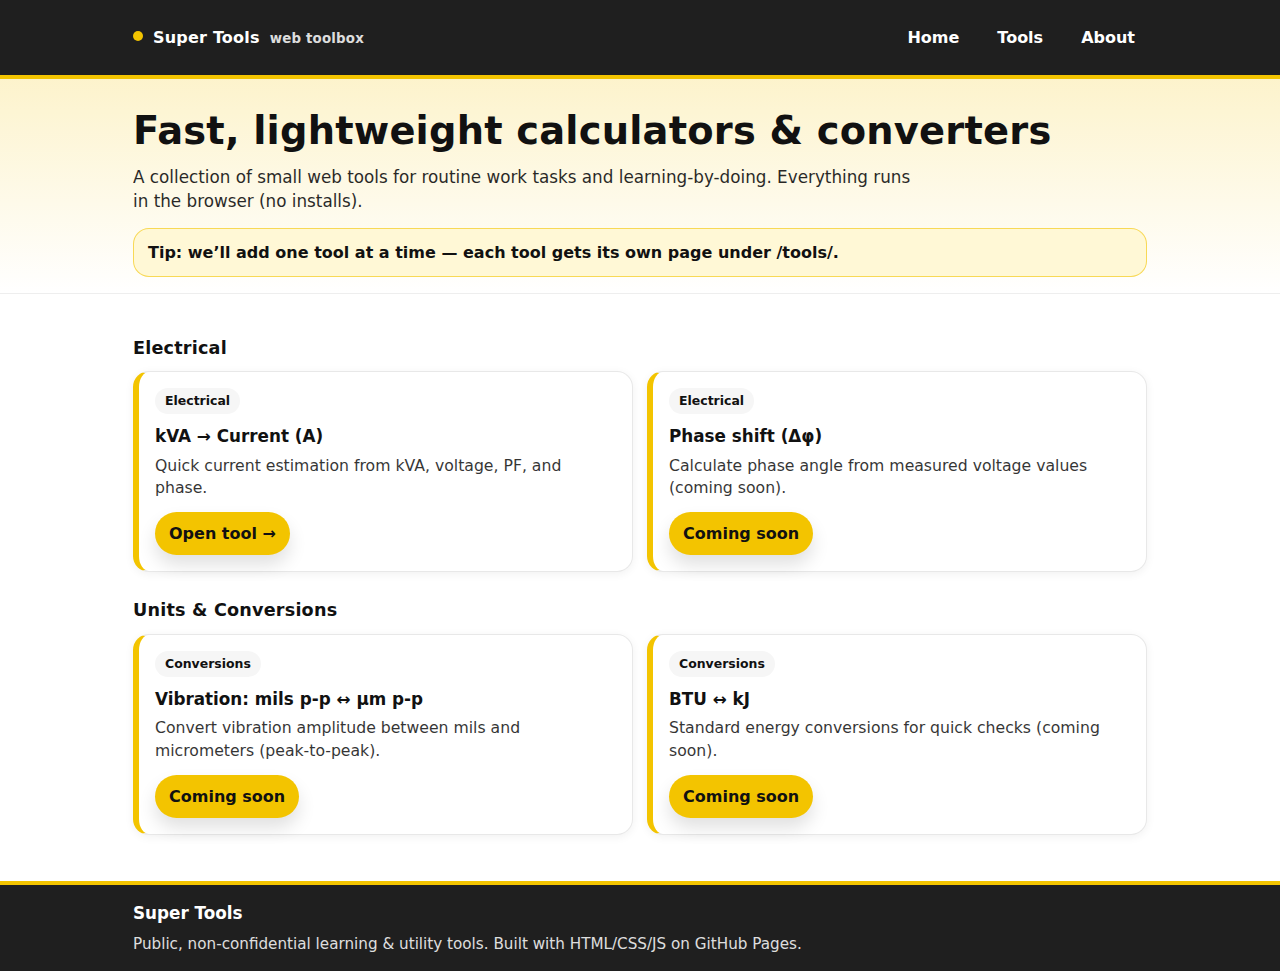
<file: index.html>
<!doctype html>
<html lang="en">
<head>
  <meta charset="utf-8" />
  <meta name="viewport" content="width=device-width, initial-scale=1" />
  <title>Super Tools</title>
  <meta name="description" content="Lightweight web tools for routine work tasks and learning-by-doing." />

  <style>
    :root{
      --anthracite:#1f1f1f;
      --yellow:#f3c400;
      --white:#ffffff;
      --muted:#f6f6f6;
      --text:#111111;
      --radius:16px;
      --shadow:0 10px 24px rgba(0,0,0,.12);
    }

    *{ box-sizing:border-box; }
    body{
      margin:0;
      font-family: system-ui, -apple-system, Segoe UI, Roboto, Arial, sans-serif;
      color:var(--text);
      background:var(--white);
      line-height:1.45;
    }

    header{
      position:sticky;
      top:0;
      z-index:10;
      background:var(--anthracite);
      color:var(--white);
      border-bottom: 4px solid var(--yellow);
    }

    .wrap{
      max-width: 1050px;
      margin: 0 auto;
      padding: 16px 18px;
    }

    .topbar{
      display:flex;
      align-items:center;
      justify-content:space-between;
      gap:12px;
    }

    .brand{
      display:flex;
      align-items:baseline;
      gap:10px;
      font-weight:800;
      letter-spacing:.2px;
    }
    .brand .dot{
      width:10px;
      height:10px;
      border-radius:50%;
      background:var(--yellow);
      display:inline-block;
      transform: translateY(-2px);
    }
    .brand small{
      font-weight:600;
      opacity:.85;
    }

    nav{
      display:flex;
      gap:14px;
      align-items:center;
      font-weight:700;
    }

    nav a{
      color:var(--white);
      text-decoration:none;
      padding:10px 12px;
      border-radius:999px;
      transition: background .15s ease;
    }
    nav a:hover{
      background: rgba(255,255,255,.10);
    }

    .hero{
      background: linear-gradient(180deg, rgba(243,196,0,.20), rgba(243,196,0,0));
      border-bottom: 1px solid #eee;
    }

    .hero h1{
      margin: 8px 0 6px;
      font-size: clamp(1.6rem, 3.6vw, 2.4rem);
      letter-spacing:.2px;
    }

    .hero p{
      margin: 0;
      max-width: 780px;
      opacity:.9;
      font-size: 1.05rem;
    }

    .section-title{
      margin: 26px 0 10px;
      font-size: 1.1rem;
      font-weight: 900;
      letter-spacing:.2px;
    }

    .grid{
      display:grid;
      grid-template-columns: repeat(auto-fit, minmax(240px, 1fr));
      gap:14px;
      margin-top: 10px;
    }

    .card{
      background: var(--white);
      border: 1px solid #e8e8e8;
      border-left: 6px solid var(--yellow);
      border-radius: var(--radius);
      padding: 16px;
      box-shadow: 0 2px 10px rgba(0,0,0,.06);
    }

    .card h3{
      margin: 0 0 6px;
      font-size: 1.05rem;
      font-weight: 900;
    }

    .card p{
      margin: 0 0 12px;
      opacity:.85;
      font-size: .98rem;
    }

    .btn{
      display:inline-flex;
      align-items:center;
      gap:8px;
      background: var(--yellow);
      color: #111;
      text-decoration:none;
      padding: 10px 14px;
      border-radius: 999px;
      font-weight: 900;
      box-shadow: 0 10px 18px rgba(0,0,0,.12);
      transition: transform .15s ease;
    }
    .btn:hover{ transform: translateY(-1px); }

    .tag{
      display:inline-block;
      font-weight:800;
      font-size:.78rem;
      padding:4px 10px;
      border-radius:999px;
      background: var(--muted);
      margin-bottom: 10px;
    }

    footer{
      margin-top: 30px;
      background: var(--anthracite);
      color: var(--white);
      border-top: 4px solid var(--yellow);
    }

    footer .muted{
      opacity:.85;
      font-size:.95rem;
      margin: 8px 0 0;
    }

    .note{
      margin-top: 14px;
      background: #fff8d6;
      border: 1px solid rgba(243,196,0,.6);
      border-radius: var(--radius);
      padding: 12px 14px;
      font-weight: 700;
    }
  </style>
</head>

<body>
  <header>
    <div class="wrap topbar">
      <div class="brand">
        <span class="dot"></span>
        <span>Super Tools</span>
        <small>web toolbox</small>
      </div>

      <nav>
        <a href="index.html">Home</a>
        <a href="tools/">Tools</a>
        <a href="about.html">About</a>
      </nav>
    </div>
  </header>

  <section class="hero">
    <div class="wrap">
      <h1>Fast, lightweight calculators & converters</h1>
      <p>
        A collection of small web tools for routine work tasks and learning-by-doing.
        Everything runs in the browser (no installs).
      </p>

      <div class="note">
        Tip: we’ll add one tool at a time — each tool gets its own page under <strong>/tools/</strong>.
      </div>
    </div>
  </section>

  <main class="wrap">
    <div class="section-title">Electrical</div>
    <div class="grid">
      <div class="card">
        <div class="tag">Electrical</div>
        <h3>kVA → Current (A)</h3>
        <p>Quick current estimation from kVA, voltage, PF, and phase.</p>
        <a class="btn" href="tools/kva-to-amps.html">Open tool →</a>
      </div>

      <div class="card">

        <div class="tag">Electrical</div>
        <h3>Phase shift (Δφ)</h3>
        <p>Calculate phase angle from measured voltage values (coming soon).</p>
        <a class="btn" href="#">Coming soon</a>
      </div>
    </div>

    <div class="section-title">Units & Conversions</div>
    <div class="grid">
      <div class="card">
        <div class="tag">Conversions</div>
        <h3>Vibration: mils p-p ↔ µm p-p</h3>
        <p>Convert vibration amplitude between mils and micrometers (peak-to-peak).</p>
        <a class="btn" href="#">Coming soon</a>
      </div>

      <div class="card">
        <div class="tag">Conversions</div>
        <h3>BTU ↔ kJ</h3>
        <p>Standard energy conversions for quick checks (coming soon).</p>
        <a class="btn" href="#">Coming soon</a>
      </div>
    </div>
  </main>

  <footer>
    <div class="wrap">
      <div style="font-weight:900; font-size:1.05rem;">Super Tools</div>
      <div class="muted">
        Public, non-confidential learning & utility tools. Built with HTML/CSS/JS on GitHub Pages.
      </div>
    </div>
  </footer>
</body>
</html>
</file>
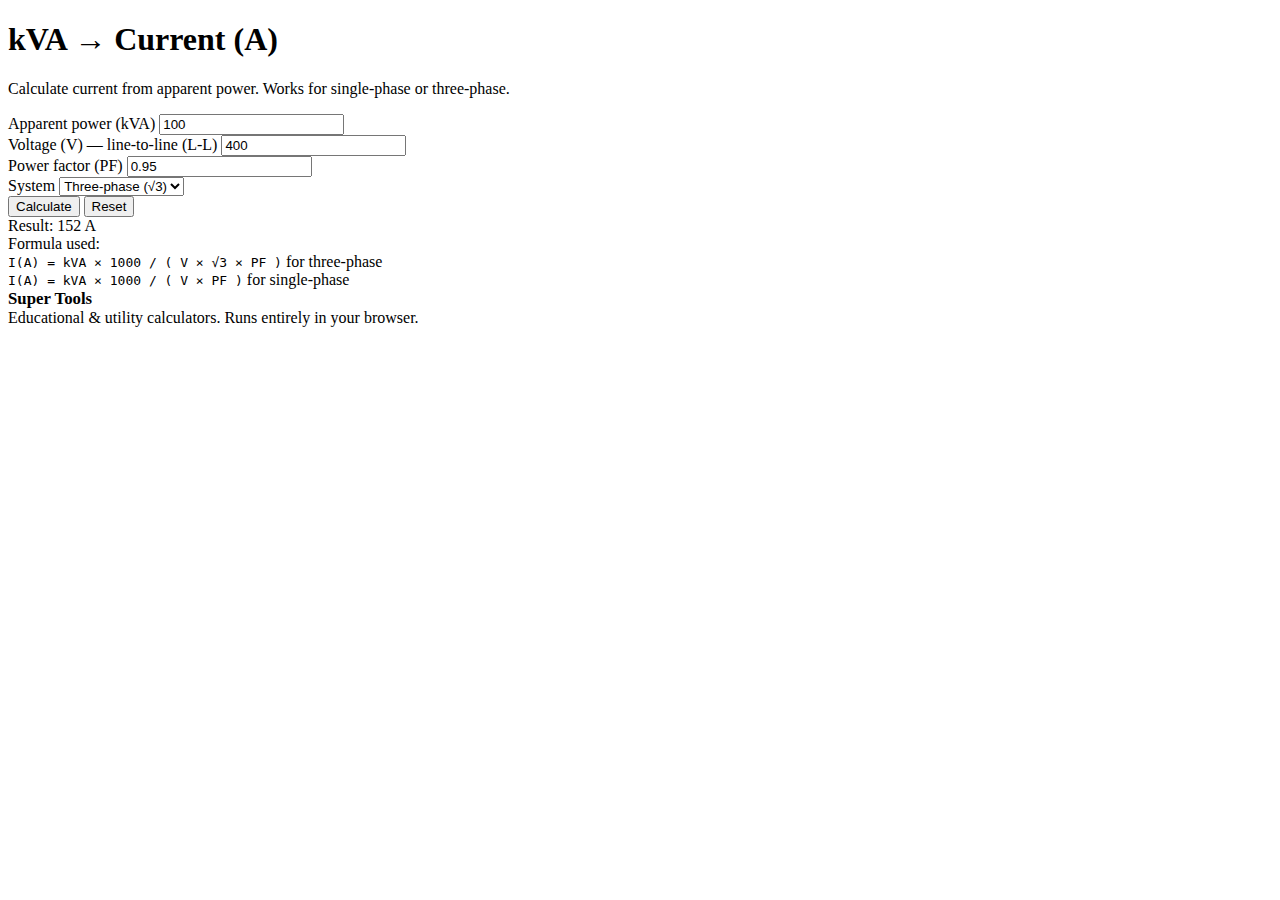
<file: tools/kva-to-amps.html>
<!doctype html>
<html lang="en">
<head>
  <meta charset="utf-8" />
  <meta name="viewport" content="width=device-width, initial-scale=1" />
  <title>kVA → Current (A) | Super Tools</title>
  <meta name="description" content="Calculate current from kVA, voltage, power factor, and phase." />

  <!-- Shared stylesheet -->
  <link rel="stylesheet" href="../css/styles.css" />
  <script defer src="/js/site.js"></script>
</head>

<body>
  <div id="site-header"></div>

  <section class="hero">
    <div class="wrap">
      <h1>kVA → Current (A)</h1>
      <p>
        Calculate current from apparent power. Works for single-phase or three-phase.
      </p>
    </div>
  </section>

  <main class="wrap">
    <div class="card">
      <div class="grid">
        <div>
          <label for="kva">Apparent power (kVA)</label>
          <input id="kva" type="number" inputmode="decimal" step="any" value="100" />
        </div>

        <div>
          <label for="voltage" id="voltageLabel">Voltage (V)</label>
          <input id="voltage" type="number" inputmode="decimal" step="any" value="400" />
        </div>

        <div>
          <label for="pf">Power factor (PF)</label>
          <input id="pf" type="number" inputmode="decimal" step="any" value="0.95" />
        </div>

        <div>
          <label for="phase">System</label>
          <select id="phase">
            <option value="3">Three-phase (√3)</option>
            <option value="1">Single-phase</option>
          </select>
        </div>
      </div>

      <div class="row">
        <button class="btn" id="calcBtn">Calculate</button>
        <button class="btn secondary" id="resetBtn" type="button">Reset</button>
      </div>

      <div class="result" id="result" role="status" aria-live="polite">Result: —</div>

      <div class="hint">
        Formula used:<br/>
        <code>I(A) = kVA × 1000 / ( V × √3 × PF )</code> for three-phase<br/>
        <code>I(A) = kVA × 1000 / ( V × PF )</code> for single-phase
      </div>
    </div>
  </main>

  <footer>
    <div class="wrap">
      <div style="font-weight:900; font-size:1.05rem;">Super Tools</div>
      <div class="muted">Educational & utility calculators. Runs entirely in your browser.</div>
    </div>
  </footer>

  <script>
    const $ = (id) => document.getElementById(id);

    function num(id){
      const v = parseFloat($(id).value);
      return Number.isFinite(v) ? v : NaN;
    }

    function formatA(x){
      // show 2 decimals for small currents, 1 for medium, 0 for large
      const ax = Math.abs(x);
      const dec = ax < 10 ? 2 : (ax < 100 ? 1 : 0);
      return x.toFixed(dec);
    }

    let lastDefaultVoltage = null;
    
    function getDefaultVoltage(phase){
      return phase === "3" ? 400 : 230; // 3φ tipico L-L 400V, 1φ tipico L-N 230V
    }
    
    function updateVoltageLabel(phase){
      const lbl = $("voltageLabel");
      if(!lbl) return;
      lbl.textContent = phase === "3"
        ? "Voltage (V) — line-to-line (L-L)"
        : "Voltage (V) — line-to-neutral (L-N)";
    }
    
    /**
     * Applica il default di tensione quando cambia la fase.
     * Non sovrascrive un valore custom: aggiorna solo se il valore attuale
     * è vuoto oppure coincide con l’ultimo default applicato.
     */
    function applyPhaseDefaults(){
      const phase = $("phase").value; // "3" o "1"
      const defV = getDefaultVoltage(phase);
    
      updateVoltageLabel(phase);
    
      const vEl = $("voltage");
      vEl.value = defV;          // <-- SEMPRE default quando cambia fase
      lastDefaultVoltage = defV;
    }

    function calculate(){
      const kva = num("kva");
      const V = num("voltage");
      const pf = num("pf");
      const phase = $("phase").value; // "3" or "1"

      if(!Number.isFinite(kva) || !Number.isFinite(V) || !Number.isFinite(pf)){
        $("result").textContent = "Result: please enter valid numbers.";
        return;
      }
      if(V <= 0){
        $("result").textContent = "Result: voltage must be > 0.";
        return;
      }
      if(pf <= 0 || pf > 1){
        $("result").textContent = "Result: PF must be between 0 and 1.";
        return;
      }

      const VA = kva * 1000;
      const denom = phase === "3" ? (V * Math.sqrt(3) * pf) : (V * pf);
      const I = VA / denom;

      $("result").textContent = `Result: ${formatA(I)} A`;
    }

    function resetForm(){
      $("kva").value = 100;
      $("pf").value = 0.95;
      $("phase").value = "3";
    
      applyPhaseDefaults();          // setta 400 e label corretta
      $("result").textContent = "Result: —";
      calculate();
    }

    $("calcBtn").addEventListener("click", calculate);
    $("phase").addEventListener("change", () => {
      applyPhaseDefaults();
      calculate();
    });
    $("resetBtn").addEventListener("click", resetForm);

    // auto-calc on enter
    ["kva","voltage","pf"].forEach(id=>{
      $(id).addEventListener("keydown", (e)=>{
        if(e.key === "Enter") calculate();
      });
    });

    // initial
    applyPhaseDefaults(true);
    calculate();
  </script>
</body>
</html>
</file>
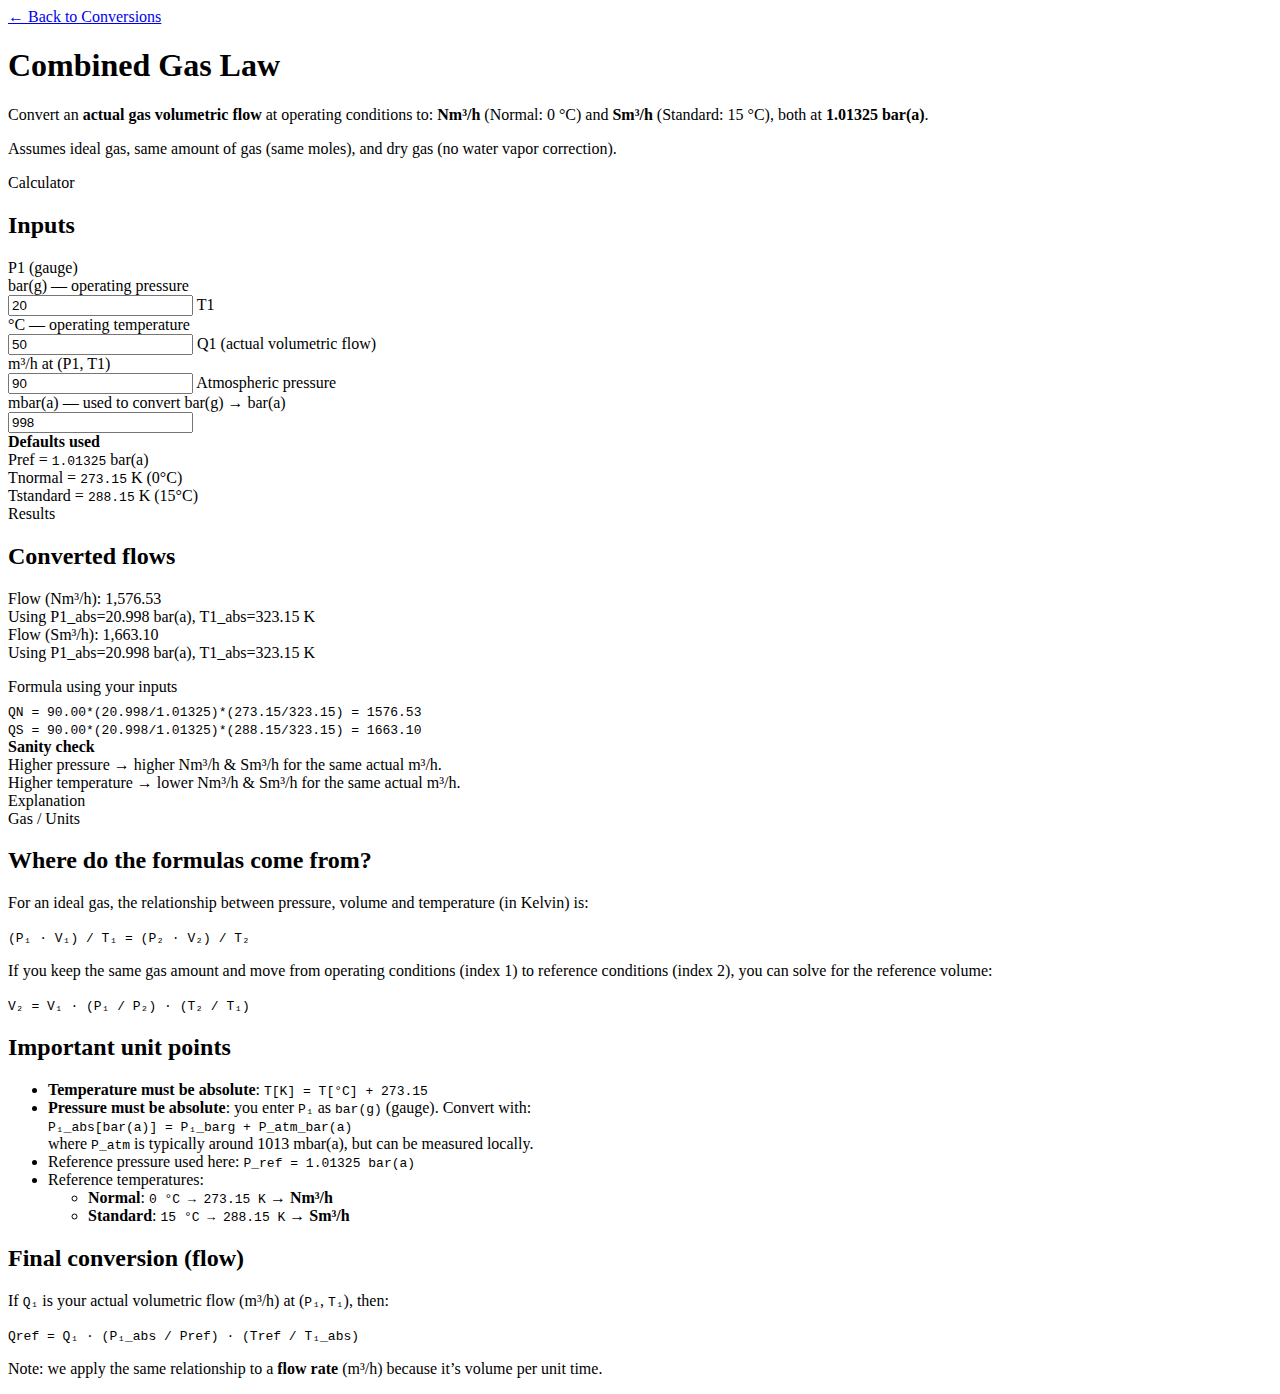
<file: tools/conversions/combined-gas-law.html>
<!doctype html>
<html lang="en">
<head>
  <meta charset="utf-8" />
  <meta name="viewport" content="width=device-width, initial-scale=1" />
  <title>Combined Gas Law (Flow to Nm³/h &amp; Sm³/h)</title>
  <meta name="description" content="Convert actual gas flow (m³/h) at operating conditions to Normal (0°C) and Standard (15°C) conditions using the Combined Gas Law." />

  <!-- SOLO CSS globale -->
  <link rel="stylesheet" href="/css/styles.css" />
  <script defer src="/js/site.js"></script>
</head>

<body>
  <div id="site-header"></div>

  <section class="hero">
    <div class="wrap">
      <a class="crumb-back" href="/tools/conversions/index.html">← Back to Conversions</a>
      <h1>Combined Gas Law</h1>
      <p>
        Convert an <strong>actual gas volumetric flow</strong> at operating conditions to:
        <strong>Nm³/h</strong> (Normal: 0&nbsp;°C) and <strong>Sm³/h</strong> (Standard: 15&nbsp;°C),
        both at <strong>1.01325 bar(a)</strong>.
      </p>
      <p class="muted">
        Assumes ideal gas, same amount of gas (same moles), and dry gas (no water vapor correction).
      </p>
    </div>
  </section>

  <main class="wrap">

    <!-- TOP: Inputs + Results (sempre sopra) -->
    <div class="grid">
      <!-- Inputs -->
      <section class="card">
        <div class="tag">Calculator</div>
        <h2>Inputs</h2>

        <label for="p1">P1 (gauge)</label>
        <div class="hint">bar(g) — operating pressure</div>
        <input id="p1" type="number" step="0.1" value="20" />

        <label for="t1">T1</label>
        <div class="hint">°C — operating temperature</div>
        <input id="t1" type="number" step="0.1" value="50" />

        <label for="q1">Q1 (actual volumetric flow)</label>
        <div class="hint">m³/h at (P1, T1)</div>
        <input id="q1" type="number" step="0.01" value="90" />

        <label for="patm">Atmospheric pressure</label>
        <div class="hint">mbar(a) — used to convert bar(g) → bar(a)</div>
        <input id="patm" type="number" step="0.1" value="998" />

        <div class="note">
          <div><strong>Defaults used</strong></div>
          <div>Pref = <code>1.01325</code> bar(a)</div>
          <div>Tnormal = <code>273.15</code> K (0°C)</div>
          <div>Tstandard = <code>288.15</code> K (15°C)</div>
        </div>
      </section>

      <!-- Results -->
      <section class="card">
        <div class="tag">Results</div>
        <h2>Converted flows</h2>

        <div class="result">
          Flow (Nm³/h): <span id="outN">—</span>
          <div class="hint" id="outNdetail"></div>
        </div>

        <div class="result">
          Flow (Sm³/h): <span id="outS">—</span>
          <div class="hint" id="outSdetail"></div>
        </div>

        <div class="section-title" style="margin:16px 0 6px;">Formula using your inputs</div>
        
        <div class="out">
          <code id="outNformula">—</code>
        </div>
        
        <div class="out">
          <code id="outSformula">—</code>
        </div>

        <div class="note">
          <strong>Sanity check</strong><br/>
          Higher pressure → higher Nm³/h &amp; Sm³/h for the same actual m³/h.<br/>
          Higher temperature → lower Nm³/h &amp; Sm³/h for the same actual m³/h.
        </div>
      </section>
    </div>

    <!-- BOTTOM: Spiegazioni (sempre sotto) -->
    <div class="section-title">Explanation</div>

    <section class="card">
      <div class="tag">Gas / Units</div>
      <h2>Where do the formulas come from?</h2>

      <p>
        For an ideal gas, the relationship between pressure, volume and temperature (in Kelvin) is:
      </p>
      <div class="out">
        <code>(P₁ · V₁) / T₁ = (P₂ · V₂) / T₂</code>
      </div>

      <p>
        If you keep the same gas amount and move from operating conditions (index 1) to reference conditions (index 2),
        you can solve for the reference volume:
      </p>
      <div class="out">
        <code>V₂ = V₁ · (P₁ / P₂) · (T₂ / T₁)</code>
      </div>

      <h2>Important unit points</h2>
      <ul>
        <li>
          <strong>Temperature must be absolute</strong>: <code>T[K] = T[°C] + 273.15</code>
        </li>
        <li>
          <strong>Pressure must be absolute</strong>: you enter <code>P₁</code> as <code>bar(g)</code> (gauge). Convert with:
          <div class="out"><code>P₁_abs[bar(a)] = P₁_barg + P_atm_bar(a)</code></div>
          where <code>P_atm</code> is typically around 1013 mbar(a), but can be measured locally.
        </li>
        <li>
          Reference pressure used here: <code>P_ref = 1.01325 bar(a)</code>
        </li>
        <li>
          Reference temperatures:
          <ul>
            <li><strong>Normal</strong>: <code>0 °C → 273.15 K</code> → <strong>Nm³/h</strong></li>
            <li><strong>Standard</strong>: <code>15 °C → 288.15 K</code> → <strong>Sm³/h</strong></li>
          </ul>
        </li>
      </ul>

      <h2>Final conversion (flow)</h2>
      <p class="hint">
        If <code>Q₁</code> is your actual volumetric flow (m³/h) at (<code>P₁</code>, <code>T₁</code>), then:
      </p>
      <div class="out">
        <code>Qref = Q₁ · (P₁_abs / Pref) · (Tref / T₁_abs)</code>
      </div>

      <p class="hint">
        Note: we apply the same relationship to a <strong>flow rate</strong> (m³/h) because it’s volume per unit time.
      </p>
    </section>

  </main>

  <div id="site-footer"></div>

  <script>
    (function(){
      const el = (id) => document.getElementById(id);

      const p1 = el("p1");
      const t1 = el("t1");
      const q1 = el("q1");
      const patm = el("patm");

      const outN = el("outN");
      const outS = el("outS");
      const outNdetail = el("outNdetail");
      const outSdetail = el("outSdetail");

      // Constants
      const P_REF = 1.01325;     // bar(a)
      const T_N = 273.15;        // K (0°C)
      const T_S = 288.15;        // K (15°C)

      function toNumber(x){
        const n = Number(x);
        return Number.isFinite(n) ? n : NaN;
      }

      function fmt(x){
        if (!Number.isFinite(x)) return "—";
        return x.toLocaleString(undefined, { minimumFractionDigits: 2, maximumFractionDigits: 2 });
      }

      function calc(){
        const P1_g = toNumber(p1.value);         // bar(g)
        const T1_c = toNumber(t1.value);         // °C
        const Q1 = toNumber(q1.value);           // m³/h
        const Patm_mbar = toNumber(patm.value);  // mbar(a)

        if (![P1_g, T1_c, Q1, Patm_mbar].every(Number.isFinite)){
          outN.textContent = "—";
          outS.textContent = "—";
          outNdetail.textContent = "";
          outSdetail.textContent = "";
          return;
        }

        const Patm_bar = Patm_mbar / 1000.0;     // bar(a)
        const P1_abs = P1_g + Patm_bar;          // bar(a)
        const T1_abs = T1_c + 273.15;            // K

        // Qref = Q1 * (P1_abs / Pref) * (Tref / T1_abs)
        const QN = Q1 * (P1_abs / P_REF) * (T_N / T1_abs);
        const QS = Q1 * (P1_abs / P_REF) * (T_S / T1_abs);

        outN.textContent = fmt(QN);
        outS.textContent = fmt(QS);

        outNdetail.textContent = `Using P1_abs=${P1_abs.toFixed(3)} bar(a), T1_abs=${T1_abs.toFixed(2)} K`;
        outSdetail.textContent = `Using P1_abs=${P1_abs.toFixed(3)} bar(a), T1_abs=${T1_abs.toFixed(2)} K`;
    
        const outNformula = el("outNformula");
        const outSformula = el("outSformula");

        function fnum(x, d){
          if (!Number.isFinite(x)) return "—";
          return x.toFixed(d);
              }
              
              // ...dentro calc(), DOPO aver calcolato QN e QS:
              const q1s = fnum(Q1, 2);
              const pabs = fnum(P1_abs, 3);
              const pref = fnum(P_REF, 5);
              const tn = fnum(T_N, 2);
              const ts = fnum(T_S, 2);
              const t1a = fnum(T1_abs, 2);
              
              outNformula.textContent =
                `QN = ${q1s}*(${pabs}/${pref})*(${tn}/${t1a}) = ${fnum(QN, 2)}`;
              
              outSformula.textContent =
                `QS = ${q1s}*(${pabs}/${pref})*(${ts}/${t1a}) = ${fnum(QS, 2)}`;
      }

      [p1, t1, q1, patm].forEach(i => i.addEventListener("input", calc));
      calc();
    })();
  </script>
</body>
</html>
</file>
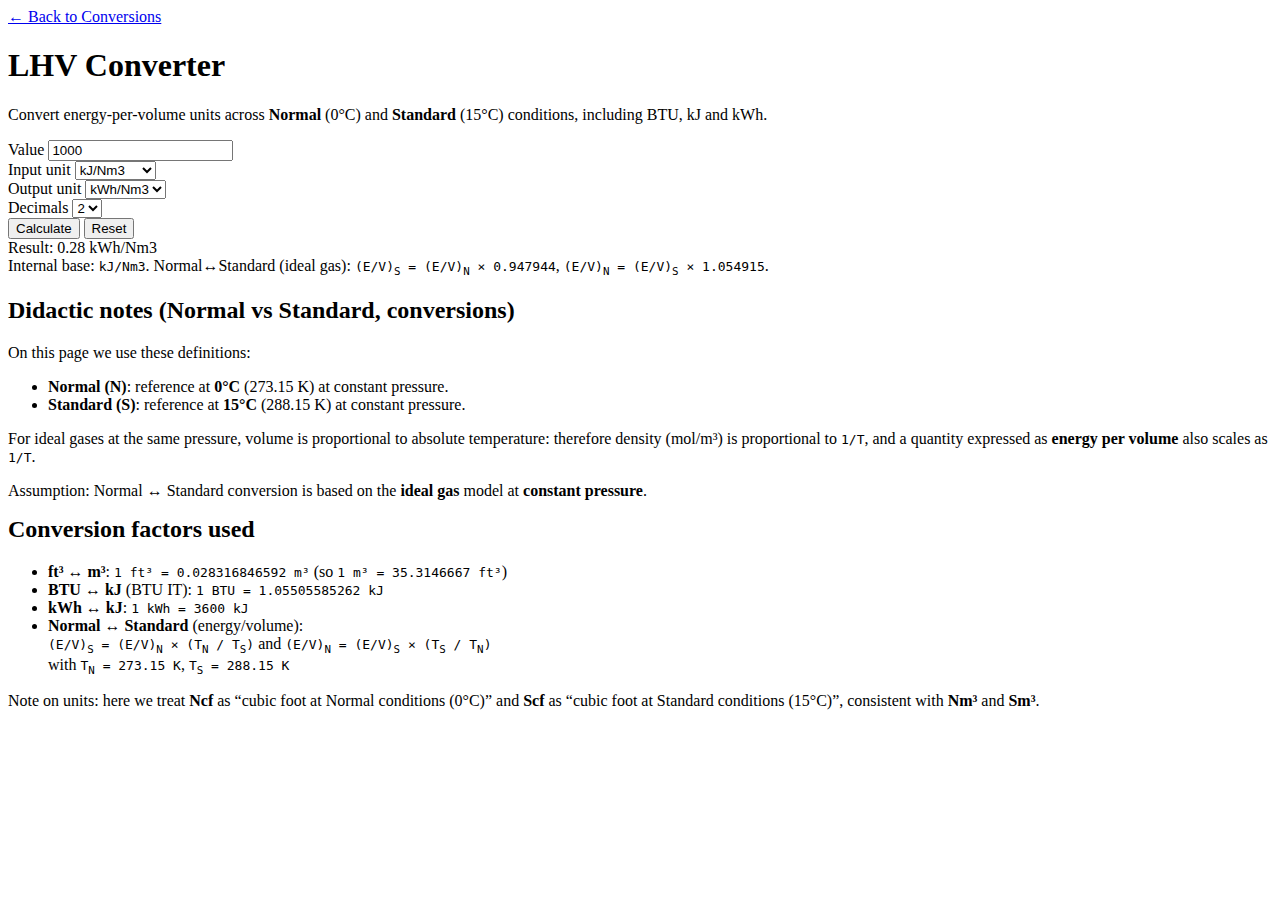
<file: tools/conversions/lhv-converter.html>
<!doctype html>
<html lang="en">
<head>
  <meta charset="utf-8" />
  <meta name="viewport" content="width=device-width, initial-scale=1" />
  <title>LHV Converter | Super Tools</title>
  <meta name="description" content="Convert LHV / energy-per-volume units between BTU/Scf, BTU/Ncf, kJ/Sm3, kJ/Nm3, kWh/Sm3, kWh/Nm3." />

  <!-- Shared stylesheet -->
  <link rel="stylesheet" href="../../css/styles.css" />
  <script defer src="/js/site.js"></script>
</head>

<body>
  <div id="site-header"></div>

  <section class="hero">
    <div class="wrap">
      <a class="crumb-back" href="/tools/conversions/index.html">← Back to Conversions</a>
      <h1>LHV Converter</h1>
      <p>
        Convert energy-per-volume units across <strong>Normal</strong> (0°C) and <strong>Standard</strong> (15°C)
        conditions, including BTU, kJ and kWh.
      </p>
    </div>
  </section>

  <main class="wrap">
    <div class="card">
      <div class="grid">
        <div>
          <label for="val">Value</label>
          <input id="val" type="number" inputmode="decimal" step="any" value="1000" />
        </div>

        <div>
          <label for="uIn">Input unit</label>
          <select id="uIn">
            <option value="BTU/Scf">BTU/Scf</option>
            <option value="BTU/Ncf">BTU/Ncf</option>
            <option value="kJ/Sm3">kJ/Sm3</option>
            <option value="kJ/Nm3" selected>kJ/Nm3</option>
            <option value="kWh/Sm3">kWh/Sm3</option>
            <option value="kWh/Nm3">kWh/Nm3</option>
          </select>
        </div>

        <div>
          <label for="uOut">Output unit</label>
          <select id="uOut">
            <option value="BTU/Scf">BTU/Scf</option>
            <option value="BTU/Ncf">BTU/Ncf</option>
            <option value="kJ/Sm3">kJ/Sm3</option>
            <option value="kJ/Nm3">kJ/Nm3</option>
            <option value="kWh/Sm3">kWh/Sm3</option>
            <option value="kWh/Nm3" selected>kWh/Nm3</option>
          </select>
        </div>

        <div>
          <label for="dp">Decimals</label>
          <select id="dp">
            <option value="0">0</option>
            <option value="1">1</option>
            <option value="2" selected>2</option>
            <option value="3">3</option>
            <option value="4">4</option>
          </select>
        </div>
      </div>

      <div class="row">
        <button class="btn" id="calcBtn">Calculate</button>
        <button class="btn secondary" id="resetBtn" type="button">Reset</button>
      </div>

      <div class="result" id="result" role="status" aria-live="polite">Result: —</div>
      <div class="hint" id="hint"></div>
    </div>

    <div class="card" style="margin-top:14px;">
      <h2>Didactic notes (Normal vs Standard, conversions)</h2>

      <p>
        On this page we use these definitions:
      </p>
      <ul>
        <li><strong>Normal (N)</strong>: reference at <strong>0°C</strong> (273.15 K) at constant pressure.</li>
        <li><strong>Standard (S)</strong>: reference at <strong>15°C</strong> (288.15 K) at constant pressure.</li>
      </ul>

      <p>
        For ideal gases at the same pressure, volume is proportional to absolute temperature:
        therefore density (mol/m³) is proportional to <code>1/T</code>, and a quantity expressed as
        <strong>energy per volume</strong> also scales as <code>1/T</code>.
      </p>

      <div class="note">
        Assumption: Normal ↔ Standard conversion is based on the <strong>ideal gas</strong> model at <strong>constant pressure</strong>.
      </div>

      <h2 style="margin-top:16px;">Conversion factors used</h2>
      <ul>
        <li><strong>ft³ ↔ m³</strong>: <code>1 ft³ = 0.028316846592 m³</code> (so <code>1 m³ = 35.3146667 ft³</code>)</li>
        <li><strong>BTU ↔ kJ</strong> (BTU IT): <code>1 BTU = 1.05505585262 kJ</code></li>
        <li><strong>kWh ↔ kJ</strong>: <code>1 kWh = 3600 kJ</code></li>
        <li><strong>Normal ↔ Standard</strong> (energy/volume):<br/>
          <code>(E/V)<sub>S</sub> = (E/V)<sub>N</sub> × (T<sub>N</sub> / T<sub>S</sub>)</code> and
          <code>(E/V)<sub>N</sub> = (E/V)<sub>S</sub> × (T<sub>S</sub> / T<sub>N</sub>)</code><br/>
          with <code>T<sub>N</sub> = 273.15 K</code>, <code>T<sub>S</sub> = 288.15 K</code>
        </li>
      </ul>

      <p class="hint">
        Note on units: here we treat <strong>Ncf</strong> as “cubic foot at Normal conditions (0°C)” and
        <strong>Scf</strong> as “cubic foot at Standard conditions (15°C)”, consistent with
        <strong>Nm³</strong> and <strong>Sm³</strong>.
      </p>
    </div>
  </main>

  <div id="site-footer"></div>

  <script>
    const $ = (id) => document.getElementById(id);

    // ---- Constants (deliberately explicit for didactic clarity) ----
    const T_N = 273.15;   // K (0°C)
    const T_S = 288.15;   // K (15°C)

    const FT3_TO_M3 = 0.028316846592;              // 1 ft^3 in m^3
    const M3_TO_FT3 = 1 / FT3_TO_M3;               // 35.3146667...

    const BTU_TO_KJ = 1.05505585262;               // BTU (IT) to kJ
    const KJ_TO_BTU = 1 / BTU_TO_KJ;

    const KWH_TO_KJ = 3600;                        // kWh to kJ
    const KJ_TO_KWH = 1 / KWH_TO_KJ;

    function parseUnit(u){
      // Returns { energy: "BTU"|"kJ"|"kWh", vol: "cf"|"m3", cond: "N"|"S" }
      // Supported: BTU/Scf, BTU/Ncf, kJ/Sm3, kJ/Nm3, kWh/Sm3, kWh/Nm3
      const [e, per] = u.split("/");
      if(!e || !per) return null;

      const energy = e; // "BTU" | "kJ" | "kWh"
      let vol = null;
      let cond = null;

      // cf variants
      if(per === "Scf"){ vol = "cf"; cond = "S"; }
      else if(per === "Ncf"){ vol = "cf"; cond = "N"; }

      // m3 variants (note: input uses "m3" literally in the select values)
      else if(per === "Sm3"){ vol = "m3"; cond = "S"; }
      else if(per === "Nm3"){ vol = "m3"; cond = "N"; }

      return { energy, vol, cond };
    }

    function num(id){
      const v = parseFloat($(id).value);
      return Number.isFinite(v) ? v : NaN;
    }

    function roundTo(x, dp){
      const p = Math.pow(10, dp);
      return Math.round((x + Number.EPSILON) * p) / p;
    }

    function format(x, dp){
      // keep fixed decimals for UI consistency
      return roundTo(x, dp).toFixed(dp);
    }

    function toKJ(x, energy){
      if(energy === "kJ") return x;
      if(energy === "BTU") return x * BTU_TO_KJ;
      if(energy === "kWh") return x * KWH_TO_KJ;
      return NaN;
    }

    function fromKJ(x, energy){
      if(energy === "kJ") return x;
      if(energy === "BTU") return x * KJ_TO_BTU;
      if(energy === "kWh") return x * KJ_TO_KWH;
      return NaN;
    }

    function perVolToPerM3(x, vol){
      // input: energy per (cf or m3), output: energy per m3
      if(vol === "m3") return x;
      if(vol === "cf") return x * M3_TO_FT3; // (E/cf) * (cf/m3) = E/m3
      return NaN;
    }

    function perM3ToPerVol(x, vol){
      // input: energy per m3, output: energy per (cf or m3)
      if(vol === "m3") return x;
      if(vol === "cf") return x * FT3_TO_M3; // (E/m3) * (m3/cf) = E/cf
      return NaN;
    }

    function condToNormal(x, cond){
      // x is energy per m3 at condition cond, convert to energy per Nm3 (Normal)
      // (E/V)_N = (E/V)_S * (T_S/T_N)
      if(cond === "N") return x;
      if(cond === "S") return x * (T_S / T_N);
      return NaN;
    }

    function normalToCond(x, cond){
      // x is energy per Nm3, convert to target condition
      // (E/V)_S = (E/V)_N * (T_N/T_S)
      if(cond === "N") return x;
      if(cond === "S") return x * (T_N / T_S);
      return NaN;
    }

    function calculate(){
      const x = num("val");
      const uIn = $("uIn").value;
      const uOut = $("uOut").value;
      const dp = parseInt($("dp").value, 10);

      const inU = parseUnit(uIn);
      const outU = parseUnit(uOut);

      if(!Number.isFinite(x) || !inU || !outU){
        $("result").textContent = "Result: enter a value and select valid units.";
        $("hint").textContent = "";
        return;
      }

      // ---- Normalize to base: kJ/Nm3 ----
      // 1) energy to kJ
      let y = toKJ(x, inU.energy);                 // kJ / (vol)
      // 2) volume to m3 (still per condition)
      y = perVolToPerM3(y, inU.vol);               // kJ / m3 at inU.cond
      // 3) condition to Normal
      y = condToNormal(y, inU.cond);               // kJ / Nm3

      // ---- Convert from base to output ----
      // 4) Normal to target condition
      let z = normalToCond(y, outU.cond);          // kJ / m3 at outU.cond
      // 5) m3 to target volume unit
      z = perM3ToPerVol(z, outU.vol);              // kJ / (target vol)
      // 6) kJ to target energy unit
      z = fromKJ(z, outU.energy);

      $("result").textContent = `Result: ${format(z, dp)} ${uOut}`;

      // Small didactic hint about condition scaling
      const ratioNS = (T_N / T_S);
      const ratioSN = (T_S / T_N);
      $("hint").innerHTML =
        `Internal base: <code>kJ/Nm3</code>. Normal↔Standard (ideal gas): ` +
        `<code>(E/V)<sub>S</sub> = (E/V)<sub>N</sub> × ${ratioNS.toFixed(6)}</code>, ` +
        `<code>(E/V)<sub>N</sub> = (E/V)<sub>S</sub> × ${ratioSN.toFixed(6)}</code>.`;
    }

    function resetForm(){
      $("val").value = 1000;
      $("uIn").value = "kJ/Nm3";
      $("uOut").value = "kWh/Nm3";
      $("dp").value = "2";
      $("result").textContent = "Result: —";
      $("hint").textContent = "";
      calculate();
    }

    $("calcBtn").addEventListener("click", calculate);
    $("resetBtn").addEventListener("click", resetForm);

    // Optional: recalc on Enter
    $("val").addEventListener("keydown", (e) => {
      if(e.key === "Enter") calculate();
    });

    // initial
    calculate();
  </script>
</body>
</html>
</file>
<file: css/styles.css>

</file>
